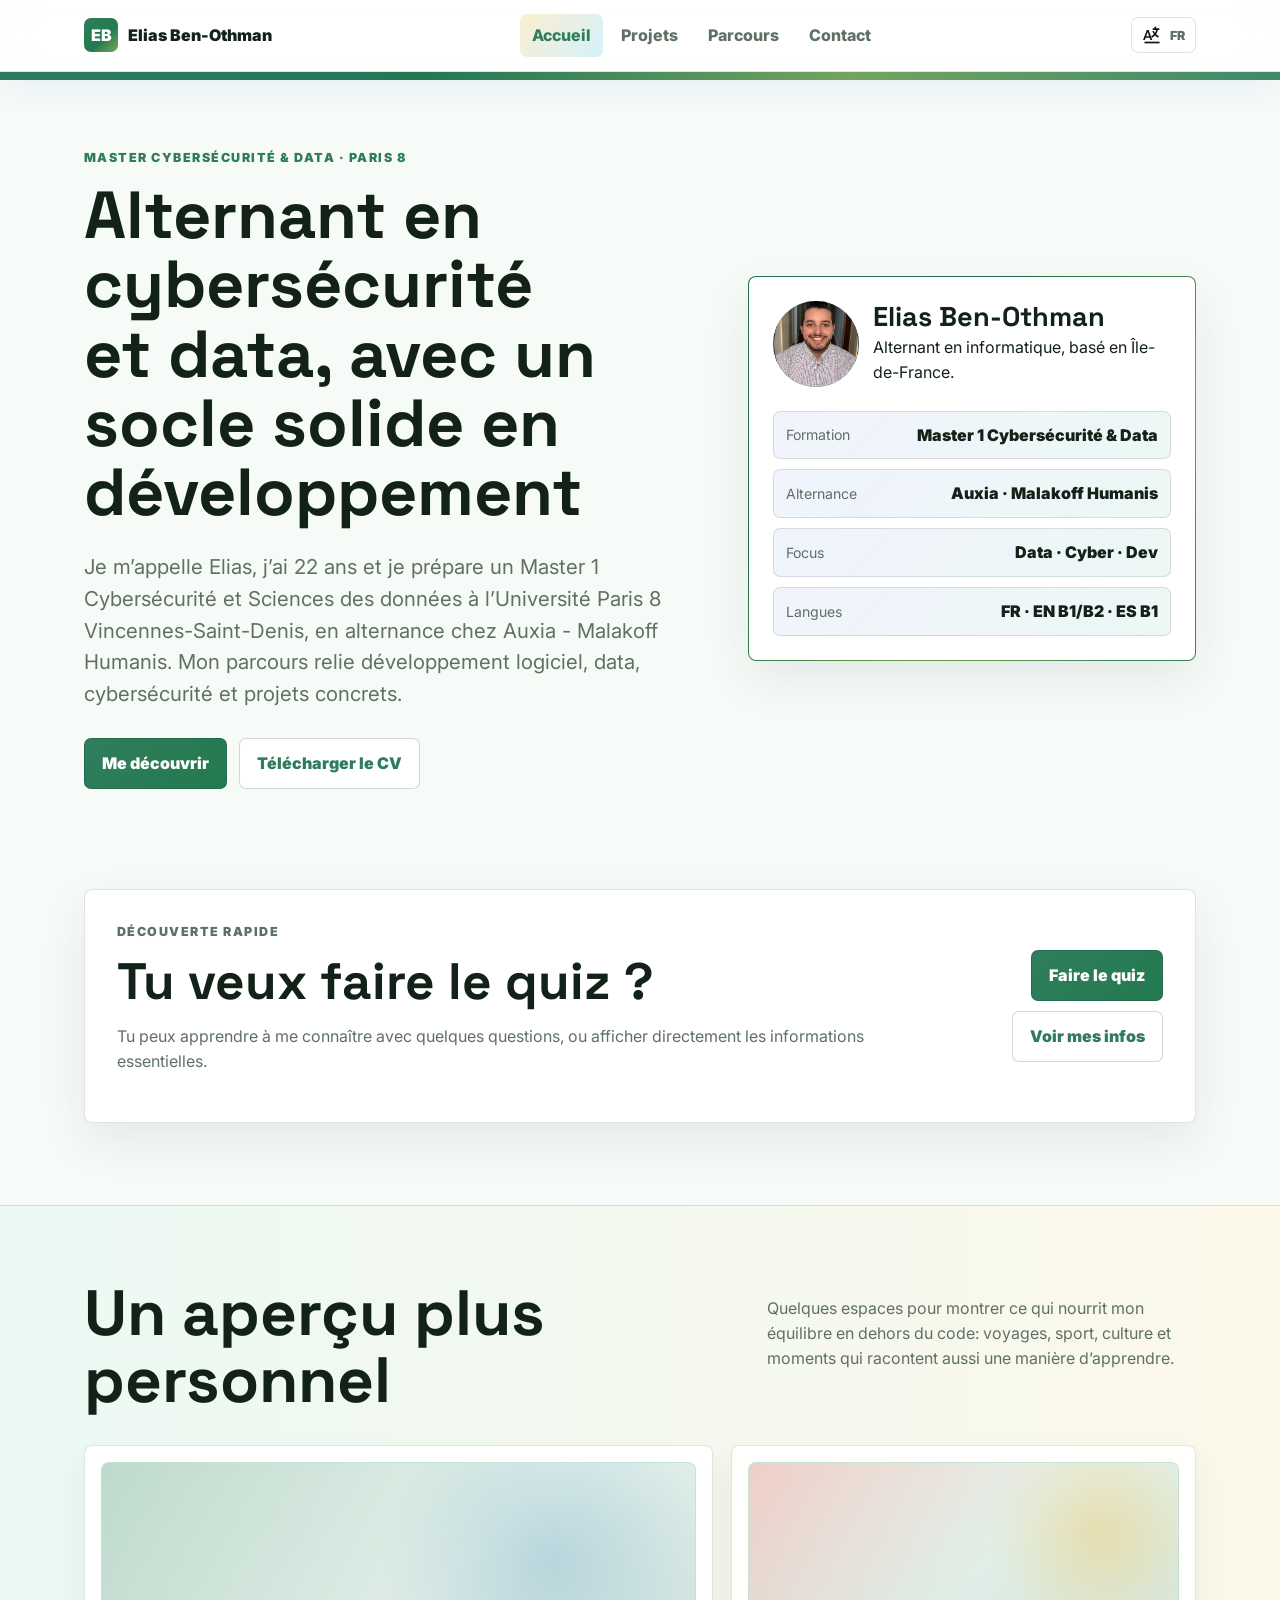
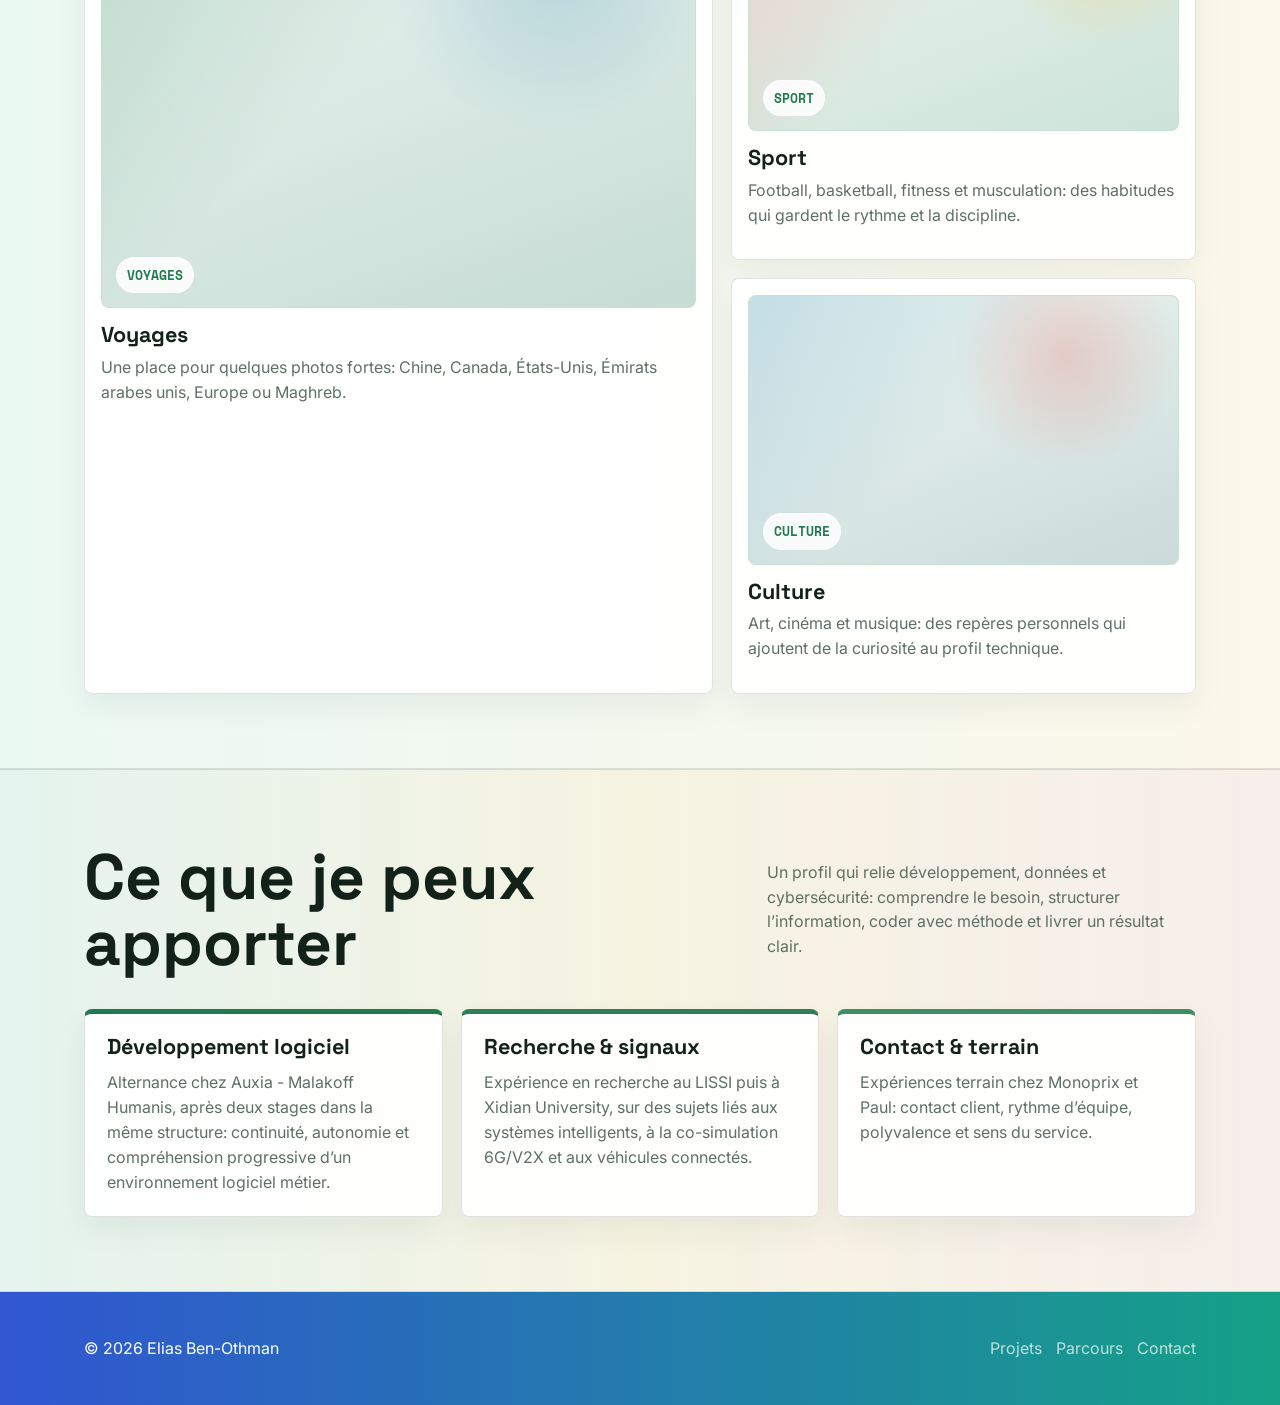
<file: index.html>
<!doctype html>
<html lang="fr">
  <head>
    <meta charset="utf-8">
    <meta name="viewport" content="width=device-width, initial-scale=1">
    <title>Elias Ben-Othman | Portfolio</title>
    <meta name="description" content="Portfolio d'Elias Ben-Othman, alternant en Master Cybersécurité et Sciences des données.">
    <link rel="icon" type="image/svg+xml" href="assets/icons/favicon.svg">
    <link rel="preconnect" href="https://fonts.googleapis.com">
    <link rel="preconnect" href="https://fonts.gstatic.com" crossorigin>
    <link href="https://fonts.googleapis.com/css2?family=Inter:wght@400;700;800;900&family=Space+Grotesk:wght@700&family=Space+Mono:wght@400;700&display=swap" rel="stylesheet">
    <link rel="stylesheet" href="css/styles.css?v=23">
    <script src="js/main.js?v=22" defer></script>
  </head>
  <body>
    <a class="skip-link" href="#contenu">Aller au contenu</a>
    <header class="site-header">
      <nav class="nav-shell" aria-label="Navigation principale">
        <a class="brand" href="index.html"><span class="brand-mark">EB</span><span>Elias Ben-Othman</span></a>
        <button class="nav-toggle" type="button" aria-label="Ouvrir le menu" aria-expanded="false"><span></span></button>
        <ul class="nav-links">
          <li><a href="index.html" aria-current="page">Accueil</a></li>
          <li><a href="projets.html">Projets</a></li>
          <li><a href="parcours.html">Parcours</a></li>
          <li><a href="contact.html">Contact</a></li>
        </ul>
      </nav>
    </header>

    <main id="contenu" class="page">
      <section class="hero">
        <div class="container hero-grid">
          <div>
            <p class="eyebrow">Master Cybersécurité & Data · Paris 8</p>
            <h1>Alternant en cybersécurité et data, avec un socle solide en développement</h1>
            <p class="hero-lead">Je m’appelle Elias, j’ai 22 ans et je prépare un Master 1 Cybersécurité et Sciences des données à l’Université Paris 8 Vincennes-Saint-Denis, en alternance chez Auxia - Malakoff Humanis. Mon parcours relie développement logiciel, data, cybersécurité et projets concrets.</p>
            <div class="hero-actions">
              <a class="button primary" href="#questionnaire">Me découvrir</a>
              <a class="button secondary" href="assets/docs/cv-elias-ben-othman-fr.pdf" data-cv-link download="CV-Elias-Ben-Othman-FR.pdf">Télécharger le CV</a>
            </div>
          </div>

          <aside class="profile-card" aria-label="Résumé du profil">
            <div class="profile-top">
              <div class="portrait-frame">
                <img src="assets/images/photo-elias.png" alt="Portrait d'Elias Ben-Othman">
                <div class="avatar" hidden aria-hidden="true">EB</div>
              </div>
              <div>
                <h2>Elias Ben-Othman</h2>
                <p>Alternant en informatique, basé en Île-de-France.</p>
              </div>
            </div>
            <div class="facts">
              <div class="fact"><span>Formation</span><span>Master 1 Cybersécurité & Data</span></div>
              <div class="fact"><span>Alternance</span><span>Auxia · Malakoff Humanis</span></div>
              <div class="fact"><span>Focus</span><span>Data · Cyber · Dev</span></div>
              <div class="fact"><span>Langues</span><span>FR · EN B1/B2 · ES B1</span></div>
            </div>
          </aside>
        </div>
      </section>

      <section id="questionnaire" class="quiz" data-quiz>
        <div class="container">
          <div class="quiz-choice reveal" data-quiz-choice>
            <div>
              <p class="eyebrow">Découverte rapide</p>
              <h2>Tu veux faire le quiz ?</h2>
              <p>Tu peux apprendre à me connaître avec quelques questions, ou afficher directement les informations essentielles.</p>
            </div>
            <div class="quiz-choice-actions">
              <button class="button primary" type="button" data-start-quiz>Faire le quiz</button>
              <button class="button secondary" type="button" data-show-profile>Voir mes infos</button>
            </div>
          </div>

          <div class="about-snapshot reveal" data-profile-summary hidden>
            <div class="section-head compact">
              <h2>Mes infos essentielles</h2>
              <p>Un profil orienté développement, données et cybersécurité, avec une vraie curiosité pour les environnements techniques et internationaux.</p>
            </div>
            <div class="grid three">
              <article class="card accent-green">
                <h3>Langues</h3>
                <div class="tag-list">
                  <span class="tag">Français langue maternelle</span>
                  <span class="tag">Anglais B1/B2</span>
                  <span class="tag">Espagnol B1</span>
                </div>
              </article>
              <article class="card accent-green">
                <h3>Centres d’intérêt</h3>
                <div class="tag-list">
                  <span class="tag">Football</span>
                  <span class="tag">Basketball</span>
                  <span class="tag">Fitness</span>
                  <span class="tag">Musculation</span>
                  <span class="tag">Art</span>
                  <span class="tag">Cinéma</span>
                  <span class="tag">Musique</span>
                </div>
              </article>
              <article class="card accent-green">
                <h3>Voyages</h3>
                <p>Angleterre, Allemagne, Autriche, Algérie, Belgique, Canada, Chine, États-Unis, Émirats arabes unis, Italie, Maroc, Pays-Bas, Portugal, République tchèque et Tunisie.</p>
              </article>
            </div>
          </div>

          <div class="quiz-shell reveal" data-quiz-shell hidden>
            <div class="quiz-head">
              <div>
                <p class="eyebrow">Questionnaire rapide</p>
                <h2>Pour mieux me connaître</h2>
              </div>
              <div class="quiz-progress" aria-hidden="true"><span data-progress></span></div>
            </div>
            <div class="quiz-body">
              <div>
                <p class="question-title" data-question></p>
                <div class="quiz-options" data-options></div>
              </div>
              <aside class="answer-panel">
                <h3 data-feedback-title>Choisis une réponse</h3>
                <p data-answer>Le questionnaire avance seulement après ton choix.</p>
                <button class="continue-card" type="button" data-continue hidden>
                  <span data-continue-label>Clique ici pour continuer</span>
                </button>
              </aside>
            </div>
          </div>
        </div>
      </section>
      <section class="section personal-gallery-section">
        <div class="container">
          <div class="section-head reveal">
            <h2>Un aperçu plus personnel</h2>
            <p>Quelques espaces pour montrer ce qui nourrit mon équilibre en dehors du code: voyages, sport, culture et moments qui racontent aussi une manière d’apprendre.</p>
          </div>
          <div class="personal-gallery">
            <article class="gallery-tile is-large reveal">
              <div class="gallery-photo travel-photo" aria-hidden="true">
                <span>Voyages</span>
              </div>
              <div>
                <h3>Voyages</h3>
                <p>Une place pour quelques photos fortes: Chine, Canada, États-Unis, Émirats arabes unis, Europe ou Maghreb.</p>
              </div>
            </article>
            <article class="gallery-tile reveal">
              <div class="gallery-photo sport-photo" aria-hidden="true">
                <span>Sport</span>
              </div>
              <div>
                <h3>Sport</h3>
                <p>Football, basketball, fitness et musculation: des habitudes qui gardent le rythme et la discipline.</p>
              </div>
            </article>
            <article class="gallery-tile reveal">
              <div class="gallery-photo culture-photo" aria-hidden="true">
                <span>Culture</span>
              </div>
              <div>
                <h3>Culture</h3>
                <p>Art, cinéma et musique: des repères personnels qui ajoutent de la curiosité au profil technique.</p>
              </div>
            </article>
          </div>
        </div>
      </section>
      <section class="section alt">
        <div class="container">
          <div class="section-head reveal">
            <h2>Ce que je peux apporter</h2>
            <p>Un profil qui relie développement, données et cybersécurité: comprendre le besoin, structurer l’information, coder avec méthode et livrer un résultat clair.</p>
          </div>
          <div class="grid three">
            <article class="card accent-green reveal">
              <h3>Développement logiciel</h3>
              <p>Alternance chez Auxia - Malakoff Humanis, après deux stages dans la même structure: continuité, autonomie et compréhension progressive d’un environnement logiciel métier.</p>
            </article>
            <article class="card accent-blue reveal">
              <h3>Recherche & signaux</h3>
              <p>Expérience en recherche au LISSI puis à Xidian University, sur des sujets liés aux systèmes intelligents, à la co-simulation 6G/V2X et aux véhicules connectés.</p>
            </article>
            <article class="card accent-coral reveal">
              <h3>Contact & terrain</h3>
              <p>Expériences terrain chez Monoprix et Paul: contact client, rythme d’équipe, polyvalence et sens du service.</p>
            </article>
          </div>
        </div>
      </section>
    </main>

    <footer class="site-footer">
      <div class="container footer-inner">
        <p>© <span data-year></span> Elias Ben-Othman</p>
        <div class="footer-links">
          <a href="projets.html">Projets</a>
          <a href="parcours.html">Parcours</a>
          <a href="contact.html">Contact</a>
        </div>
      </div>
    </footer>
  </body>
</html>
</file>
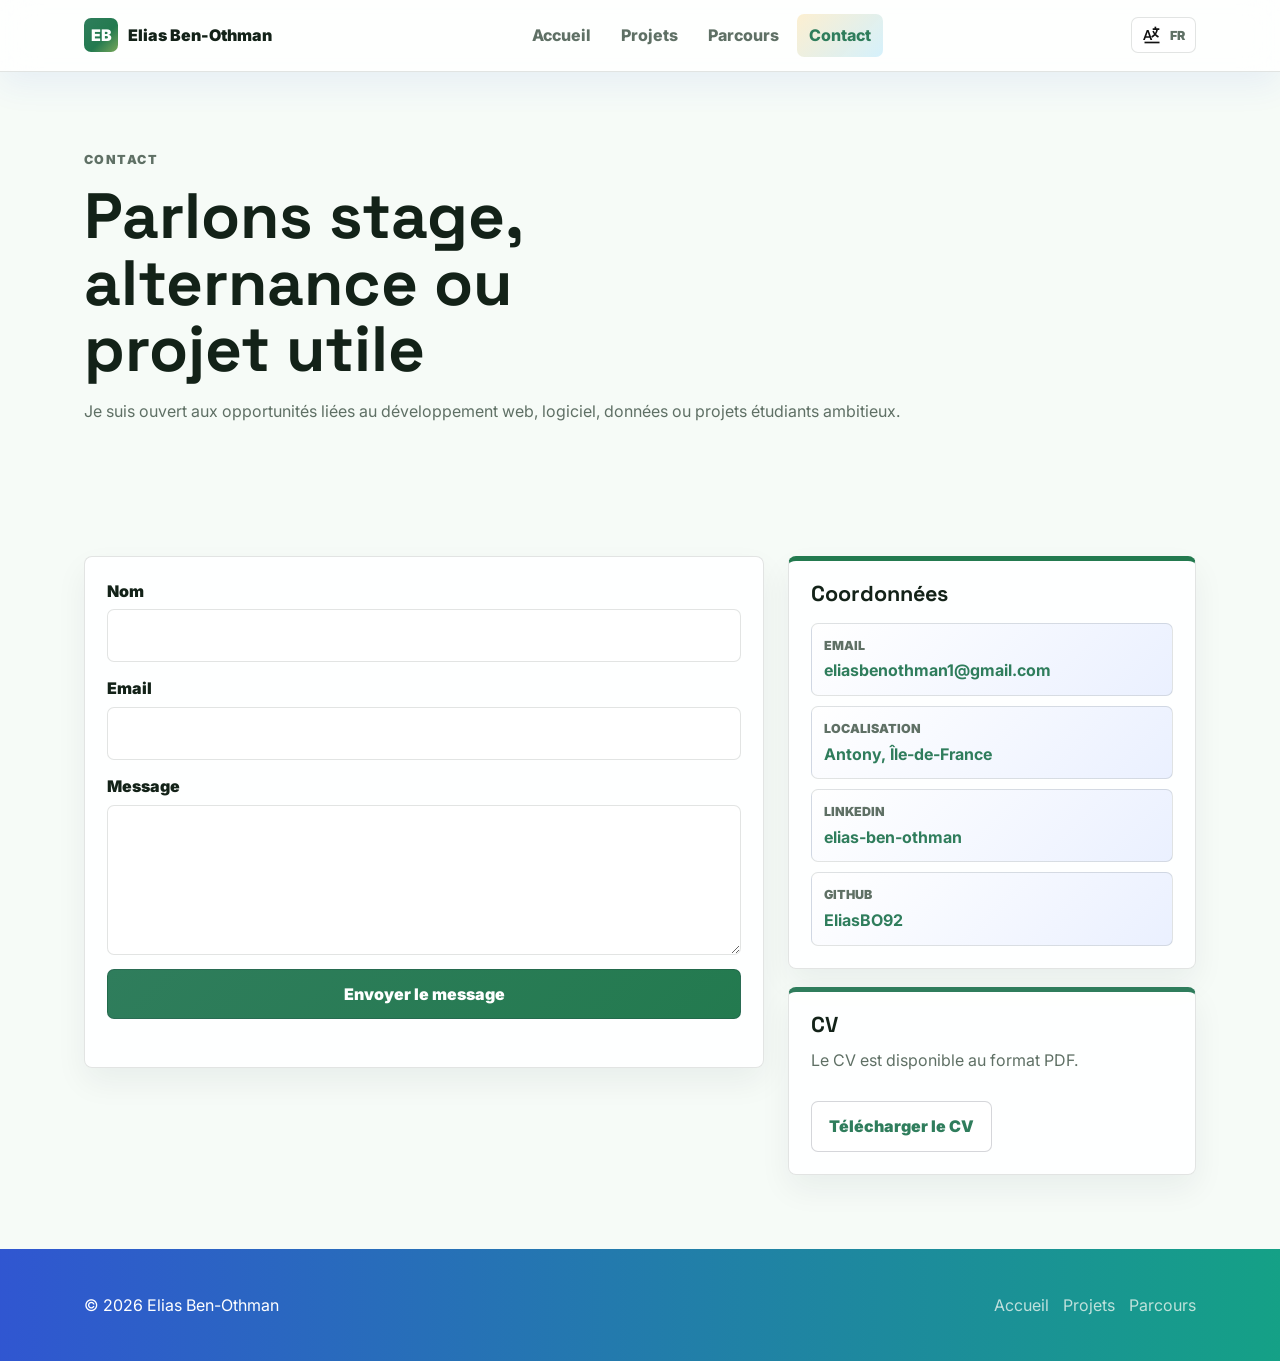
<file: contact.html>
<!doctype html>
<html lang="fr">
  <head>
    <meta charset="utf-8">
    <meta name="viewport" content="width=device-width, initial-scale=1">
    <title>Elias Ben-Othman | Contact</title>
    <meta name="description" content="Contacter Elias Ben-Othman pour stage, alternance ou projet informatique.">
    <link rel="icon" type="image/svg+xml" href="assets/icons/favicon.svg">
    <link rel="preconnect" href="https://fonts.googleapis.com">
    <link rel="preconnect" href="https://fonts.gstatic.com" crossorigin>
    <link href="https://fonts.googleapis.com/css2?family=Inter:wght@400;700;800;900&family=Space+Grotesk:wght@700&family=Space+Mono:wght@400;700&display=swap" rel="stylesheet">
    <link rel="stylesheet" href="css/styles.css?v=23">
    <script src="js/main.js?v=22" defer></script>
  </head>
  <body>
    <a class="skip-link" href="#contenu">Aller au contenu</a>
    <header class="site-header">
      <nav class="nav-shell" aria-label="Navigation principale">
        <a class="brand" href="index.html"><span class="brand-mark">EB</span><span>Elias Ben-Othman</span></a>
        <button class="nav-toggle" type="button" aria-label="Ouvrir le menu" aria-expanded="false"><span></span></button>
        <ul class="nav-links">
          <li><a href="index.html">Accueil</a></li>
          <li><a href="projets.html">Projets</a></li>
          <li><a href="parcours.html">Parcours</a></li>
          <li><a href="contact.html" aria-current="page">Contact</a></li>
        </ul>
      </nav>
    </header>

    <main id="contenu" class="page">
      <section class="page-title">
        <div class="container">
          <p class="eyebrow">Contact</p>
          <h1>Parlons stage, alternance ou projet utile</h1>
          <p class="lead">Je suis ouvert aux opportunités liées au développement web, logiciel, données ou projets étudiants ambitieux.</p>
        </div>
      </section>

      <section class="section">
        <div class="container contact-layout">
          <form class="card contact-form reveal" name="contact" method="post" data-netlify="true" netlify-honeypot="bot-field" data-contact-form>
            <input type="hidden" name="form-name" value="contact">
            <p class="hidden-field">
              <label>Ne pas remplir <input name="bot-field"></label>
            </p>
            <div class="field">
              <label for="nom">Nom</label>
              <input id="nom" name="nom" type="text" autocomplete="name" required>
            </div>
            <div class="field">
              <label for="email">Email</label>
              <input id="email" name="email" type="email" autocomplete="email" required>
            </div>
            <div class="field">
              <label for="message">Message</label>
              <textarea id="message" name="message" required></textarea>
            </div>
            <button class="button primary" type="submit">Envoyer le message</button>
            <p class="form-status" data-contact-status aria-live="polite"></p>
          </form>

          <aside class="grid">
            <article class="card accent-green reveal">
              <h3>Coordonnées</h3>
              <div class="contact-links">
                <a class="contact-link" href="mailto:eliasbenothman1@gmail.com">
                  <span>Email</span>
                  <strong>eliasbenothman1@gmail.com</strong>
                </a>
                <a class="contact-link" href="https://www.google.com/maps/search/?api=1&query=Antony%2C%20%C3%8Ele-de-France" target="_blank" rel="noreferrer">
                  <span>Localisation</span>
                  <strong>Antony, Île-de-France</strong>
                </a>
                <a class="contact-link" href="https://www.linkedin.com/in/elias-ben-othman-b8363a281/" target="_blank" rel="noreferrer">
                  <span>LinkedIn</span>
                  <strong>elias-ben-othman</strong>
                </a>
                <a class="contact-link" href="https://github.com/EliasBO92" target="_blank" rel="noreferrer">
                  <span>GitHub</span>
                  <strong>EliasBO92</strong>
                </a>
              </div>
            </article>
            <article class="card accent-blue reveal">
              <h3>CV</h3>
              <p>Le CV est disponible au format PDF.</p>
              <div class="inline-actions">
                <a class="button secondary" href="assets/docs/cv-elias-ben-othman-fr.pdf" data-cv-link download="CV-Elias-Ben-Othman-FR.pdf">Télécharger le CV</a>
              </div>
            </article>
          </aside>
        </div>
      </section>
    </main>

    <footer class="site-footer">
      <div class="container footer-inner">
        <p>© <span data-year></span> Elias Ben-Othman</p>
        <div class="footer-links">
          <a href="index.html">Accueil</a>
          <a href="projets.html">Projets</a>
          <a href="parcours.html">Parcours</a>
        </div>
      </div>
    </footer>
  </body>
</html>
</file>
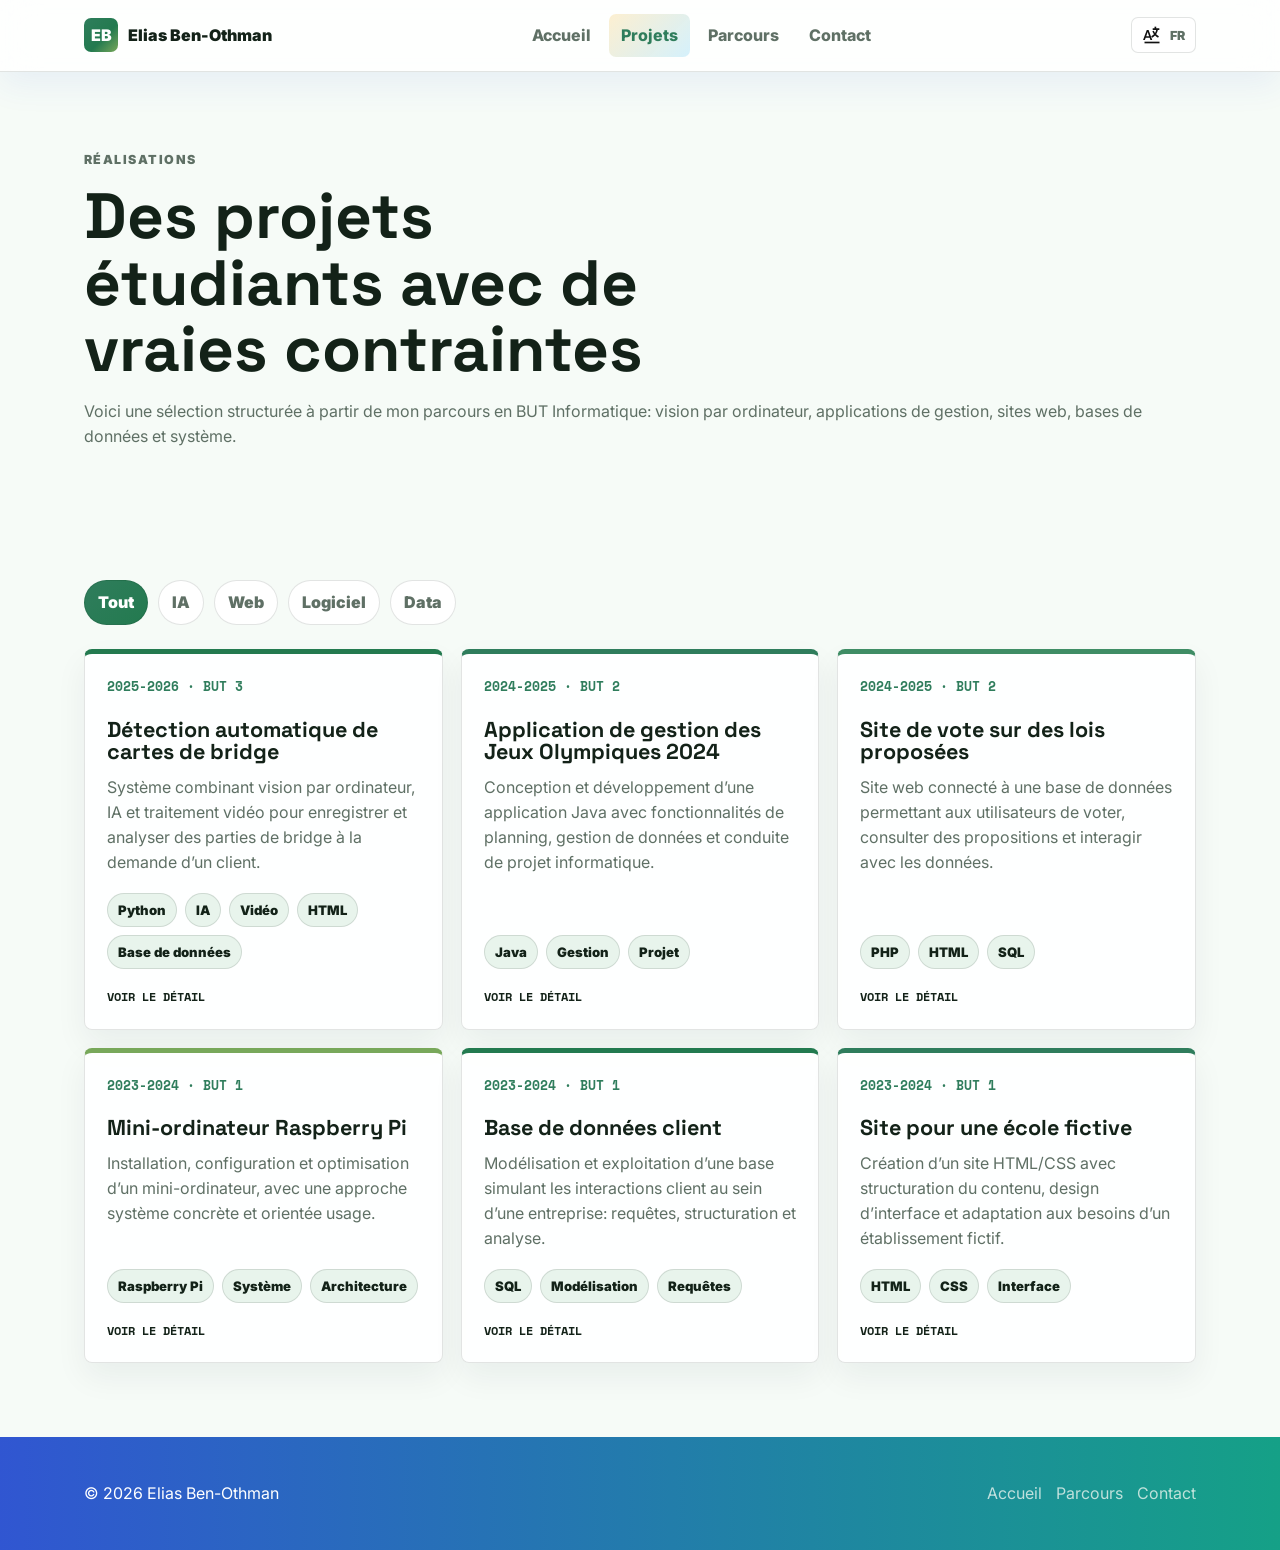
<file: projets.html>
<!doctype html>
<html lang="fr">
  <head>
    <meta charset="utf-8">
    <meta name="viewport" content="width=device-width, initial-scale=1">
    <title>Elias Ben-Othman | Projets</title>
    <meta name="description" content="Projets informatiques d'Elias Ben-Othman: IA, web, Java, SQL et systèmes.">
    <link rel="icon" type="image/svg+xml" href="assets/icons/favicon.svg">
    <link rel="preconnect" href="https://fonts.googleapis.com">
    <link rel="preconnect" href="https://fonts.gstatic.com" crossorigin>
    <link href="https://fonts.googleapis.com/css2?family=Inter:wght@400;700;800;900&family=Space+Grotesk:wght@700&family=Space+Mono:wght@400;700&display=swap" rel="stylesheet">
    <link rel="stylesheet" href="css/styles.css?v=23">
    <script src="js/main.js?v=22" defer></script>
  </head>
  <body>
    <a class="skip-link" href="#contenu">Aller au contenu</a>
    <header class="site-header">
      <nav class="nav-shell" aria-label="Navigation principale">
        <a class="brand" href="index.html"><span class="brand-mark">EB</span><span>Elias Ben-Othman</span></a>
        <button class="nav-toggle" type="button" aria-label="Ouvrir le menu" aria-expanded="false"><span></span></button>
        <ul class="nav-links">
          <li><a href="index.html">Accueil</a></li>
          <li><a href="projets.html" aria-current="page">Projets</a></li>
          <li><a href="parcours.html">Parcours</a></li>
          <li><a href="contact.html">Contact</a></li>
        </ul>
      </nav>
    </header>

    <main id="contenu" class="page">
      <section class="page-title">
        <div class="container">
          <p class="eyebrow">Réalisations</p>
          <h1>Des projets étudiants avec de vraies contraintes</h1>
          <p class="lead">Voici une sélection structurée à partir de mon parcours en BUT Informatique: vision par ordinateur, applications de gestion, sites web, bases de données et système.</p>
        </div>
      </section>

      <section class="section">
        <div class="container">
          <div class="filter-bar" aria-label="Filtrer les projets">
            <button class="filter-btn is-active" type="button" data-filter="all">Tout</button>
            <button class="filter-btn" type="button" data-filter="ai">IA</button>
            <button class="filter-btn" type="button" data-filter="web">Web</button>
            <button class="filter-btn" type="button" data-filter="software">Logiciel</button>
            <button class="filter-btn" type="button" data-filter="data">Data</button>
          </div>

          <div class="grid three">
            <article class="card project-card accent-green reveal" data-category="ai" data-project="bridge" tabindex="0" role="button" aria-haspopup="dialog" aria-expanded="false" aria-controls="project-dialog">
              <div class="project-meta">2025-2026 · BUT 3</div>
              <h3>Détection automatique de cartes de bridge</h3>
              <p>Système combinant vision par ordinateur, IA et traitement vidéo pour enregistrer et analyser des parties de bridge à la demande d’un client.</p>
              <div class="tag-list">
                <span class="tag">Python</span>
                <span class="tag">IA</span>
                <span class="tag">Vidéo</span>
                <span class="tag">HTML</span>
                <span class="tag">Base de données</span>
              </div>
              <span class="project-more">Voir le détail</span>
            </article>

            <article class="card project-card accent-blue reveal" data-category="software" data-project="jo2024" tabindex="0" role="button" aria-haspopup="dialog" aria-expanded="false" aria-controls="project-dialog">
              <div class="project-meta">2024-2025 · BUT 2</div>
              <h3>Application de gestion des Jeux Olympiques 2024</h3>
              <p>Conception et développement d’une application Java avec fonctionnalités de planning, gestion de données et conduite de projet informatique.</p>
              <div class="tag-list">
                <span class="tag">Java</span>
                <span class="tag">Gestion</span>
                <span class="tag">Projet</span>
              </div>
              <span class="project-more">Voir le détail</span>
            </article>

            <article class="card project-card accent-coral reveal" data-category="web" data-project="vote" tabindex="0" role="button" aria-haspopup="dialog" aria-expanded="false" aria-controls="project-dialog">
              <div class="project-meta">2024-2025 · BUT 2</div>
              <h3>Site de vote sur des lois proposées</h3>
              <p>Site web connecté à une base de données permettant aux utilisateurs de voter, consulter des propositions et interagir avec les données.</p>
              <div class="tag-list">
                <span class="tag">PHP</span>
                <span class="tag">HTML</span>
                <span class="tag">SQL</span>
              </div>
              <span class="project-more">Voir le détail</span>
            </article>

            <article class="card project-card accent-gold reveal" data-category="software" data-project="raspberry" tabindex="0" role="button" aria-haspopup="dialog" aria-expanded="false" aria-controls="project-dialog">
              <div class="project-meta">2023-2024 · BUT 1</div>
              <h3>Mini-ordinateur Raspberry Pi</h3>
              <p>Installation, configuration et optimisation d’un mini-ordinateur, avec une approche système concrète et orientée usage.</p>
              <div class="tag-list">
                <span class="tag">Raspberry Pi</span>
                <span class="tag">Système</span>
                <span class="tag">Architecture</span>
              </div>
              <span class="project-more">Voir le détail</span>
            </article>

            <article class="card project-card accent-green reveal" data-category="data" data-project="database" tabindex="0" role="button" aria-haspopup="dialog" aria-expanded="false" aria-controls="project-dialog">
              <div class="project-meta">2023-2024 · BUT 1</div>
              <h3>Base de données client</h3>
              <p>Modélisation et exploitation d’une base simulant les interactions client au sein d’une entreprise: requêtes, structuration et analyse.</p>
              <div class="tag-list">
                <span class="tag">SQL</span>
                <span class="tag">Modélisation</span>
                <span class="tag">Requêtes</span>
              </div>
              <span class="project-more">Voir le détail</span>
            </article>

            <article class="card project-card accent-blue reveal" data-category="web" data-project="school" tabindex="0" role="button" aria-haspopup="dialog" aria-expanded="false" aria-controls="project-dialog">
              <div class="project-meta">2023-2024 · BUT 1</div>
              <h3>Site pour une école fictive</h3>
              <p>Création d’un site HTML/CSS avec structuration du contenu, design d’interface et adaptation aux besoins d’un établissement fictif.</p>
              <div class="tag-list">
                <span class="tag">HTML</span>
                <span class="tag">CSS</span>
                <span class="tag">Interface</span>
              </div>
              <span class="project-more">Voir le détail</span>
            </article>
          </div>
        </div>
      </section>

      <script type="application/json" data-project-details>
        {
                "bridge": {
                        "fr": {
                                "meta": "BUT Informatique 3e année · 2025-2026",
                                "title": "Détection automatique de cartes à jouer",
                                "summary": "Développement d’un système combinant vision par ordinateur, intelligence artificielle et traitement vidéo pour enregistrer et analyser des parties de bridge à la demande d’un client.",
                                "context": "Le projet répond à un besoin client: automatiser l’observation d’une partie de bridge afin de reconnaître les cartes jouées, conserver les informations importantes et faciliter l’analyse après la partie.",
                                "role": "Participation au développement du système, à la logique de traitement vidéo, à l’organisation des données et à l’interface de restitution.",
                                "approach": [
                                        "Utilisation de Python pour traiter les flux vidéo et préparer les images exploitables.",
                                        "Intégration de mécanismes d’IA et de vision par ordinateur pour reconnaître les cartes.",
                                        "Interface HTML pour afficher les résultats et base de données pour enregistrer les informations détectées."
                                ],
                                "result": "Un projet complet qui relie IA, vidéo, interface web et stockage de données autour d’un cas d’usage concret.",
                                "tags": [
                                        "Python",
                                        "IA",
                                        "Traitement vidéo",
                                        "HTML",
                                        "Base de données"
                                ]
                        },
                        "en": {
                                "meta": "Computer Science degree Year 3 · 2025-2026",
                                "title": "Automatic playing-card detection",
                                "summary": "Development of a system combining computer vision, artificial intelligence and video processing to record and analyze bridge games for a client.",
                                "context": "The project answers a client need: automate the observation of a bridge game, recognize played cards, keep important information and make post-game analysis easier.",
                                "role": "Contribution to system development, video processing logic, data organization and the result interface.",
                                "approach": [
                                        "Using Python to process video streams and prepare usable images.",
                                        "Integrating AI and computer vision mechanisms to recognize cards.",
                                        "HTML interface to display results and a database to store detected information."
                                ],
                                "result": "A complete project connecting AI, video, web interface and data storage around a concrete use case.",
                                "tags": [
                                        "Python",
                                        "AI",
                                        "Video processing",
                                        "HTML",
                                        "Database"
                                ]
                        }
                },
                "jo2024": {
                        "fr": {
                                "meta": "BUT Informatique 2e année · 2024-2025",
                                "title": "Application de gestion des Jeux Olympiques 2024",
                                "summary": "Conception et développement d’une application Java incluant la planification, la gestion des données et un travail complet de gestion de projet informatique.",
                                "context": "Le sujet imposait de gérer un événement dense, avec des informations variées à organiser et des fonctionnalités orientées planning et suivi.",
                                "role": "Conception des fonctionnalités, développement Java, structuration des données et participation à l’organisation du projet.",
                                "approach": [
                                        "Définition des besoins et des principales fonctionnalités de gestion.",
                                        "Développement de la logique applicative en Java.",
                                        "Organisation du travail en projet avec suivi, répartition des tâches et amélioration progressive."
                                ],
                                "result": "Une application qui met en avant la conception logicielle, la gestion de données et la conduite de projet.",
                                "tags": [
                                        "Java",
                                        "Planification",
                                        "Gestion de données",
                                        "Projet"
                                ]
                        },
                        "en": {
                                "meta": "Computer Science degree Year 2 · 2024-2025",
                                "title": "2024 Olympic Games management app",
                                "summary": "Design and development of a Java application including scheduling, data management and complete IT project management work.",
                                "context": "The topic required managing a dense event with varied information to organize and scheduling-focused features.",
                                "role": "Feature design, Java development, data structuring and contribution to project organization.",
                                "approach": [
                                        "Defining needs and main management features.",
                                        "Developing application logic in Java.",
                                        "Project work with tracking, task distribution and progressive improvement."
                                ],
                                "result": "An application highlighting software design, data management and project work.",
                                "tags": [
                                        "Java",
                                        "Scheduling",
                                        "Data management",
                                        "Project"
                                ]
                        }
                },
                "vote": {
                        "fr": {
                                "meta": "BUT Informatique 2e année · 2024-2025",
                                "title": "Site de vote sur des propositions de loi",
                                "summary": "Réalisation d’un site web avec base de données permettant aux utilisateurs de voter sur des propositions de loi.",
                                "context": "Le projet était centré sur les interactions utilisateurs: consulter une proposition, voter, enregistrer l’action et restituer les données proprement.",
                                "role": "Développement des pages, gestion des interactions, connexion à la base de données et stockage des votes.",
                                "approach": [
                                        "Développement en PHP et HTML.",
                                        "Mise en place du stockage des propositions et des votes.",
                                        "Gestion des échanges entre interface, serveur et base de données."
                                ],
                                "result": "Un site dynamique qui montre la capacité à relier interface web, logique serveur et persistance des données.",
                                "tags": [
                                        "PHP",
                                        "HTML",
                                        "Base de données",
                                        "Interactions utilisateurs"
                                ]
                        },
                        "en": {
                                "meta": "Computer Science degree Year 2 · 2024-2025",
                                "title": "Voting website for proposed laws",
                                "summary": "Creation of a database-backed website allowing users to vote on proposed laws.",
                                "context": "The project focused on user interactions: reading a proposal, voting, saving the action and presenting data clearly.",
                                "role": "Page development, interaction handling, database connection and vote storage.",
                                "approach": [
                                        "Development in PHP and HTML.",
                                        "Storage setup for proposals and votes.",
                                        "Managing exchanges between interface, server and database."
                                ],
                                "result": "A dynamic website showing the ability to connect web interface, server logic and data persistence.",
                                "tags": [
                                        "PHP",
                                        "HTML",
                                        "Database",
                                        "User interactions"
                                ]
                        }
                },
                "raspberry": {
                        "fr": {
                                "meta": "BUT Informatique 1re année · 2023-2024",
                                "title": "Mini-ordinateur Raspberry Pi",
                                "summary": "Conception et configuration d’un mini-ordinateur basé sur Raspberry Pi, avec installation système, paramétrage et optimisation.",
                                "context": "Projet pratique pour manipuler un environnement complet, de l’installation à l’usage final.",
                                "role": "Installation du système, configuration des paramètres et vérification du bon fonctionnement.",
                                "approach": [
                                        "Préparation du Raspberry Pi et du système.",
                                        "Paramétrage des éléments nécessaires à l’utilisation.",
                                        "Optimisation et correction des problèmes rencontrés."
                                ],
                                "result": "Une expérience concrète autour du système, du matériel et de l’autonomie technique.",
                                "tags": [
                                        "Raspberry Pi",
                                        "Système",
                                        "Paramétrage",
                                        "Optimisation"
                                ]
                        },
                        "en": {
                                "meta": "Computer Science degree Year 1 · 2023-2024",
                                "title": "Raspberry Pi mini-computer",
                                "summary": "Design and configuration of a Raspberry Pi mini-computer, including system installation, setup and optimization.",
                                "context": "Hands-on project for working with a complete environment, from installation to final use.",
                                "role": "System installation, settings configuration and functionality checks.",
                                "approach": [
                                        "Preparing the Raspberry Pi and system.",
                                        "Configuring the elements required for use.",
                                        "Optimization and issue fixing."
                                ],
                                "result": "Concrete experience with systems, hardware and technical autonomy.",
                                "tags": [
                                        "Raspberry Pi",
                                        "System",
                                        "Setup",
                                        "Optimization"
                                ]
                        }
                },
                "database": {
                        "fr": {
                                "meta": "BUT Informatique 1re année · 2023-2024",
                                "title": "Base de données client",
                                "summary": "Mise en place d’une base de données simulant l’interaction client en entreprise.",
                                "context": "Le projet consistait à représenter des données client cohérentes, les structurer, puis les exploiter avec des requêtes SQL.",
                                "role": "Modélisation de la base, écriture des requêtes et exploitation des résultats.",
                                "approach": [
                                        "Identification des entités et relations utiles.",
                                        "Création d’un modèle de données adapté au scénario.",
                                        "Requêtes SQL pour consulter, croiser et analyser les données."
                                ],
                                "result": "Un projet solide pour travailler la modélisation, les requêtes et le raisonnement sur les données.",
                                "tags": [
                                        "SQL",
                                        "Modélisation",
                                        "Requêtes",
                                        "Exploitation des données"
                                ]
                        },
                        "en": {
                                "meta": "Computer Science degree Year 1 · 2023-2024",
                                "title": "Customer database",
                                "summary": "Setup of a database simulating customer interactions in a company.",
                                "context": "The project represented coherent customer data, structured it and used it through SQL queries.",
                                "role": "Database modeling, query writing and result usage.",
                                "approach": [
                                        "Identifying useful entities and relationships.",
                                        "Creating a data model adapted to the scenario.",
                                        "SQL queries to browse, combine and analyze data."
                                ],
                                "result": "A solid project for practicing modeling, queries and data reasoning.",
                                "tags": [
                                        "SQL",
                                        "Modeling",
                                        "Queries",
                                        "Data usage"
                                ]
                        }
                },
                "school": {
                        "fr": {
                                "meta": "BUT Informatique 1re année · 2023-2024",
                                "title": "Site web pour une école fictive",
                                "summary": "Création d’un site web en HTML/CSS avec conception de l’interface et structuration du contenu.",
                                "context": "Le projet demandait de créer une présentation crédible pour un établissement fictif, avec une navigation claire et des contenus bien hiérarchisés.",
                                "role": "Conception de l’interface, création des pages HTML et mise en forme CSS.",
                                "approach": [
                                        "Organisation des rubriques importantes.",
                                        "Travail sur la lisibilité, les espacements et la structure visuelle.",
                                        "Adaptation du contenu aux besoins d’une école fictive."
                                ],
                                "result": "Un premier projet web utile pour consolider HTML, CSS et les bases de conception d’interface.",
                                "tags": [
                                        "HTML",
                                        "CSS",
                                        "Interface",
                                        "Structuration"
                                ]
                        },
                        "en": {
                                "meta": "Computer Science degree Year 1 · 2023-2024",
                                "title": "Website for a fictional school",
                                "summary": "Creation of an HTML/CSS website with interface design and content structuring.",
                                "context": "The project required a credible presentation for a fictional school, with clear navigation and well-organized content.",
                                "role": "Interface design, HTML page creation and CSS styling.",
                                "approach": [
                                        "Organizing important sections.",
                                        "Working on readability, spacing and visual structure.",
                                        "Adapting content to a fictional school’s needs."
                                ],
                                "result": "An early web project useful for strengthening HTML, CSS and interface design basics.",
                                "tags": [
                                        "HTML",
                                        "CSS",
                                        "Interface",
                                        "Structure"
                                ]
                        }
                }
        }
      </script>

      <div class="project-overlay" data-project-overlay hidden>
        <div id="project-dialog" class="project-dialog" role="dialog" aria-modal="true" aria-labelledby="project-dialog-title" tabindex="-1">
          <button class="project-close" type="button" data-project-close aria-label="Fermer le détail du projet">×</button>
          <article class="project-dialog-card" data-project-dialog-card>
            <div class="project-dialog-head">
              <p class="project-dialog-kicker" data-project-kicker></p>
              <h2 id="project-dialog-title" data-project-title></h2>
              <p data-project-summary></p>
            </div>
            <div class="project-detail-grid">
              <section>
                <h3>Contexte</h3>
                <p data-project-context></p>
              </section>
              <section>
                <h3>Rôle</h3>
                <p data-project-role></p>
              </section>
              <section>
                <h3>Approche</h3>
                <ul data-project-approach></ul>
              </section>
              <section>
                <h3>Résultat</h3>
                <p data-project-result></p>
              </section>
            </div>
            <div class="tag-list" data-project-tags></div>
          </article>
        </div>
      </div>
    </main>

    <footer class="site-footer">
      <div class="container footer-inner">
        <p>© <span data-year></span> Elias Ben-Othman</p>
        <div class="footer-links">
          <a href="index.html">Accueil</a>
          <a href="parcours.html">Parcours</a>
          <a href="contact.html">Contact</a>
        </div>
      </div>
    </footer>
  </body>
</html>
</file>
<file: css/styles.css>
:root {
  --bg: #f6fbf7;
  --surface: #ffffff;
  --surface-2: #e8f4ec;
  --ink: #132218;
  --muted: #5f7065;
  --line: rgba(19, 34, 24, 0.12);
  --green: #237a4f;
  --blue: #2f7d5c;
  --coral: #3f8d65;
  --gold: #78a85a;
  --shadow: 0 18px 46px rgba(19, 34, 24, 0.08);
  --radius: 8px;
  color-scheme: light;
}

* {
  box-sizing: border-box;
}

html {
  scroll-behavior: smooth;
}

body {
  margin: 0;
  color: var(--ink);
  background: var(--bg);
  font-family: Inter, ui-sans-serif, system-ui, -apple-system, BlinkMacSystemFont, "Segoe UI", sans-serif;
  line-height: 1.55;
}

body::selection {
  background: rgba(247, 183, 49, 0.42);
}

[hidden] {
  display: none !important;
}

a {
  color: inherit;
  text-decoration: none;
}

button,
input,
textarea {
  font: inherit;
}

.skip-link {
  background: var(--ink);
  border-radius: var(--radius);
  color: var(--surface);
  left: 16px;
  padding: 10px 14px;
  position: fixed;
  top: -60px;
  z-index: 50;
}

.skip-link:focus {
  top: 16px;
}

.site-header {
  backdrop-filter: blur(18px);
  background: rgba(255, 255, 255, 0.82);
  border-bottom: 1px solid var(--line);
  box-shadow: 0 12px 34px rgba(49, 87, 213, 0.08);
  position: sticky;
  top: 0;
  z-index: 20;
}

.nav-shell,
.container {
  margin: 0 auto;
  max-width: 1160px;
  padding-inline: 24px;
}

.nav-shell {
  align-items: center;
  display: flex;
  gap: 18px;
  justify-content: space-between;
  padding-block: 14px;
}

.brand {
  align-items: center;
  display: inline-flex;
  gap: 10px;
  font-weight: 900;
}

.brand-mark {
  align-items: center;
  background: linear-gradient(135deg, var(--blue), var(--green) 58%, var(--gold));
  border-radius: 7px;
  color: var(--surface);
  display: grid;
  height: 34px;
  place-items: center;
  width: 34px;
}

.nav-toggle {
  background: var(--surface);
  border: 1px solid var(--line);
  border-radius: 7px;
  display: none;
  height: 40px;
  width: 44px;
}

.nav-toggle span,
.nav-toggle::before,
.nav-toggle::after {
  background: var(--ink);
  content: "";
  display: block;
  height: 2px;
  margin: 5px auto;
  width: 20px;
}

.nav-links {
  align-items: center;
  display: flex;
  gap: 6px;
  list-style: none;
  margin: 0;
  padding: 0;
}

.nav-links a {
  border-radius: 7px;
  color: var(--muted);
  display: block;
  font-weight: 800;
  padding: 9px 12px;
}

.nav-links a:hover,
.nav-links a[aria-current="page"] {
  background: linear-gradient(135deg, rgba(247, 183, 49, 0.22), rgba(47, 183, 243, 0.2));
  color: var(--blue);
}

.language-switcher {
  align-items: center;
  display: inline-flex;
  position: relative;
}

.language-switcher button {
  background: transparent;
  border: 0;
  border-radius: 5px;
  color: var(--muted);
  cursor: pointer;
  font-size: 0.78rem;
  font-weight: 900;
  min-height: 30px;
  padding: 5px 9px;
}

.language-trigger {
  align-items: center;
  background: var(--surface) !important;
  border: 1px solid var(--line) !important;
  border-radius: 7px !important;
  display: inline-flex;
  gap: 8px;
  min-height: 36px !important;
  padding: 7px 10px !important;
}

.language-trigger[aria-expanded="true"],
.language-trigger:hover {
  border-color: rgba(35, 122, 79, 0.34) !important;
  color: var(--green);
}

.language-icon {
  display: block;
  height: 20px;
  width: 20px;
}

.language-menu {
  background: var(--surface);
  border: 1px solid var(--line);
  border-radius: 7px;
  box-shadow: var(--shadow);
  display: grid;
  gap: 3px;
  min-width: 138px;
  padding: 6px;
  position: absolute;
  right: 0;
  top: calc(100% + 8px);
  z-index: 40;
}

.language-menu button {
  border-radius: 6px;
  color: var(--muted);
  justify-content: flex-start;
  min-height: 34px;
  padding: 7px 10px;
  text-align: left;
  width: 100%;
}

.language-menu button:hover,
.language-menu button.is-active {
  background: linear-gradient(135deg, var(--blue), var(--green));
  color: var(--surface);
}

.page {
  min-height: calc(100vh - 70px);
}

.hero {
  min-height: 86vh;
  padding: 76px 0 58px;
  position: relative;
}

.hero::before {
  background: linear-gradient(90deg, var(--blue), var(--green), var(--gold), var(--coral));
  content: "";
  height: 8px;
  inset: 0 0 auto;
  position: absolute;
}

.hero-grid {
  align-items: center;
  display: grid;
  gap: 34px;
  grid-template-columns: minmax(0, 0.9fr) minmax(330px, 0.64fr);
}

.eyebrow {
  color: var(--blue);
  font-size: 0.78rem;
  font-weight: 900;
  letter-spacing: 0.12em;
  margin: 0 0 14px;
  text-transform: uppercase;
}

h1,
h2,
h3 {
  line-height: 1.04;
  margin: 0;
}

h1,
h2,
.question-title {
  font-family: "Space Grotesk", ui-sans-serif, system-ui, sans-serif;
}

h1 {
  font-size: clamp(2.9rem, 5.2vw, 4.65rem);
  letter-spacing: 0;
  max-width: 780px;
  text-wrap: balance;
}

.hero-lead,
.lead,
.section-head p,
.page-title p,
.card p {
  color: var(--muted);
}

.hero-lead {
  font-size: clamp(1.05rem, 2vw, 1.28rem);
  margin: 24px 0 0;
  max-width: 680px;
}

.hero-actions,
.inline-actions {
  display: flex;
  flex-wrap: wrap;
  gap: 12px;
  margin-top: 28px;
}

.button {
  align-items: center;
  border: 1px solid rgba(23, 32, 51, 0.18);
  border-radius: 7px;
  display: inline-flex;
  font-weight: 900;
  justify-content: center;
  min-height: 48px;
  padding: 12px 17px;
  transition: transform 160ms ease, box-shadow 160ms ease, background 160ms ease;
}

.button:hover {
  box-shadow: 5px 5px 0 rgba(23, 32, 51, 0.82);
  transform: translate(-2px, -2px);
}

.button.primary {
  background: linear-gradient(135deg, var(--blue), var(--green));
  color: var(--surface);
}

.button.secondary {
  background: var(--surface);
  color: var(--blue);
}

.profile-card {
  background:
    linear-gradient(var(--surface), var(--surface)) padding-box,
    linear-gradient(135deg, var(--blue), var(--green), var(--gold), var(--coral)) border-box;
  border: 1px solid var(--line);
  border-radius: var(--radius);
  box-shadow: var(--shadow);
  padding: 24px;
}

.profile-top {
  align-items: center;
  display: flex;
  gap: 14px;
}

.portrait-frame {
  flex: 0 0 auto;
  position: relative;
}

.portrait-frame img,
.avatar {
  background:
    radial-gradient(circle at 28% 26%, rgba(255, 255, 255, 0.7), transparent 28%),
    linear-gradient(135deg, var(--blue), var(--green), var(--gold));
  border-radius: 50%;
  color: var(--surface);
  display: grid;
  font-family: "Space Grotesk", ui-sans-serif, system-ui, sans-serif;
  font-size: 1.4rem;
  height: 86px;
  object-fit: cover;
  place-items: center;
  width: 86px;
}

.avatar {
  border: 2px solid var(--blue);
}

.profile-card h2 {
  font-size: 1.7rem;
}

.profile-card p {
  margin: 4px 0 0;
}

.facts {
  display: grid;
  gap: 10px;
  margin-top: 24px;
}

.fact {
  align-items: center;
  background: linear-gradient(135deg, rgba(49, 87, 213, 0.07), rgba(21, 163, 137, 0.08));
  border: 1px solid var(--line);
  border-radius: 7px;
  display: flex;
  justify-content: space-between;
  padding: 11px 12px;
}

.fact span:first-child {
  color: var(--muted);
  font-size: 0.88rem;
}

.fact span:last-child {
  font-weight: 900;
  text-align: right;
}

.quiz {
  padding: 42px 0 82px;
}

.quiz-shell {
  background:
    linear-gradient(var(--surface), var(--surface)) padding-box,
    linear-gradient(135deg, rgba(49, 87, 213, 0.65), rgba(21, 163, 137, 0.58), rgba(247, 183, 49, 0.6)) border-box;
  border: 1px solid transparent;
  border-radius: var(--radius);
  box-shadow: var(--shadow);
  overflow: hidden;
}

.quiz-head {
  align-items: center;
  border-bottom: 1px solid var(--line);
  display: flex;
  gap: 16px;
  justify-content: space-between;
  padding: 20px;
}

.quiz-progress {
  background: var(--surface-2);
  border-radius: 999px;
  height: 9px;
  overflow: hidden;
  width: min(240px, 38vw);
}

.quiz-progress span {
  background: linear-gradient(90deg, var(--blue), var(--green), var(--gold), var(--coral));
  display: block;
  height: 100%;
  transition: width 260ms ease;
  width: 20%;
}

.quiz-body {
  display: grid;
  gap: 22px;
  grid-template-columns: minmax(0, 0.78fr) minmax(300px, 0.52fr);
  padding: 24px;
}

.question-title {
  font-size: clamp(2rem, 4vw, 3.4rem);
}

.answer-panel {
  background: linear-gradient(135deg, rgba(49, 87, 213, 0.07), rgba(247, 183, 49, 0.13));
  border: 1px solid var(--line);
  border-radius: var(--radius);
  padding: 20px;
}

.answer-panel p {
  color: var(--muted);
  margin: 12px 0 0;
}

.answer-panel.is-revealed {
  border-color: var(--ink);
}

.answer-panel.is-revealed h3 {
  font-size: clamp(1.6rem, 3vw, 2.35rem);
}

.answer-panel.is-revealed p {
  color: var(--ink);
  font-size: clamp(1.15rem, 2.1vw, 1.5rem);
  font-weight: 800;
  line-height: 1.28;
}

.answer-panel.is-wrong {
  background: rgba(210, 47, 47, 0.14);
  border-color: #d22f2f;
}

.answer-panel.is-correct {
  background: rgba(39, 123, 101, 0.12);
}

.quiz-options {
  display: grid;
  gap: 10px;
  margin-top: 24px;
}

.quiz-option {
  background: var(--surface);
  border: 1px solid var(--line);
  border-radius: 7px;
  color: var(--ink);
  cursor: pointer;
  font-weight: 900;
  padding: 14px;
  text-align: left;
}

.quiz-option:hover {
  background: var(--blue);
  color: var(--surface);
}

.quiz-option.is-correct {
  background: rgba(39, 123, 101, 0.14);
  border-color: var(--green);
  color: var(--green);
}

.quiz-option.is-wrong {
  background: rgba(210, 47, 47, 0.14);
  border-color: #d22f2f;
  color: #b42323;
}

.continue-card {
  background: linear-gradient(135deg, var(--blue), var(--violet));
  border: 1px solid transparent;
  border-radius: var(--radius);
  color: var(--surface);
  cursor: pointer;
  display: block;
  font-family: "Space Grotesk", ui-sans-serif, system-ui, sans-serif;
  font-size: clamp(1.45rem, 3vw, 2.35rem);
  line-height: 1.05;
  margin-top: 20px;
  min-height: 150px;
  padding: 22px;
  text-align: left;
  transition: transform 160ms ease, box-shadow 160ms ease;
  width: 100%;
}

.continue-card:hover {
  box-shadow: 7px 7px 0 var(--ink);
  transform: translate(-3px, -3px);
}

.continue-card.is-wrong {
  background: var(--green);
}

.continue-card.is-correct {
  background: var(--green);
}

.section {
  padding: 74px 0;
}

.section.alt {
  background:
    linear-gradient(90deg, rgba(21, 163, 137, 0.08), rgba(247, 183, 49, 0.11), rgba(240, 100, 88, 0.08));
  border-block: 1px solid var(--line);
}

.section-head {
  display: grid;
  gap: 16px;
  grid-template-columns: minmax(0, 0.84fr) minmax(260px, 0.54fr);
  margin-bottom: 32px;
}

.section h2,
.page-title h1 {
  font-size: clamp(2.2rem, 5vw, 4.7rem);
}

.grid {
  display: grid;
  gap: 18px;
}

.grid.three {
  grid-template-columns: repeat(3, minmax(0, 1fr));
}

.grid.four {
  grid-template-columns: repeat(4, minmax(0, 1fr));
}

.grid.two {
  grid-template-columns: repeat(2, minmax(0, 1fr));
}

.card {
  background: rgba(255, 255, 255, 0.9);
  border: 1px solid var(--line);
  border-radius: var(--radius);
  box-shadow: 0 14px 32px rgba(23, 32, 51, 0.06);
  padding: 22px;
}

.card h3 {
  font-family: "Space Grotesk", ui-sans-serif, system-ui, sans-serif;
  font-size: 1.35rem;
}

.card p {
  margin: 12px 0 0;
}

.accent-green { border-top: 5px solid var(--green); }
.accent-blue { border-top: 5px solid var(--blue); }
.accent-coral { border-top: 5px solid var(--coral); }
.accent-gold { border-top: 5px solid var(--gold); }

.tag-list {
  display: flex;
  flex-wrap: wrap;
  gap: 8px;
  margin-top: 18px;
}

.tag {
  background: var(--surface-2);
  border: 1px solid var(--line);
  border-radius: 999px;
  color: var(--ink);
  font-size: 0.82rem;
  font-weight: 900;
  padding: 6px 10px;
}


.personal-gallery-section {
  background: linear-gradient(90deg, rgba(232, 248, 242, 0.72), rgba(255, 247, 229, 0.72));
  border-block: 1px solid var(--line);
}

.personal-gallery {
  display: grid;
  gap: 18px;
  grid-template-columns: minmax(0, 1.15fr) minmax(280px, 0.85fr);
}

.gallery-tile {
  align-content: start;
  background: rgba(255, 255, 255, 0.92);
  border: 1px solid var(--line);
  border-radius: var(--radius);
  box-shadow: 0 14px 32px rgba(23, 32, 51, 0.06);
  display: grid;
  gap: 16px;
  min-height: 238px;
  overflow: hidden;
  padding: 16px;
}

.gallery-tile.is-large {
  grid-row: span 2;
}

.gallery-photo {
  align-items: end;
  aspect-ratio: 16 / 10;
  background: #edf7f2;
  border: 1px solid rgba(35, 122, 79, 0.18);
  border-radius: 8px;
  display: flex;
  min-height: 170px;
  overflow: hidden;
  padding: 14px;
  position: relative;
}

.gallery-tile.is-large .gallery-photo {
  aspect-ratio: 16 / 12;
  min-height: 330px;
}

.gallery-photo::before {
  background:
    linear-gradient(135deg, rgba(35, 122, 79, 0.24), transparent 44%),
    radial-gradient(circle at 76% 22%, rgba(83, 154, 193, 0.28), transparent 30%),
    linear-gradient(160deg, rgba(255, 255, 255, 0.1), rgba(21, 96, 80, 0.18));
  content: "";
  inset: 0;
  position: absolute;
}

.sport-photo::before {
  background:
    linear-gradient(135deg, rgba(240, 100, 88, 0.28), transparent 48%),
    radial-gradient(circle at 82% 26%, rgba(247, 183, 49, 0.3), transparent 28%),
    linear-gradient(160deg, rgba(255, 255, 255, 0.1), rgba(35, 122, 79, 0.16));
}

.culture-photo::before {
  background:
    linear-gradient(135deg, rgba(83, 154, 193, 0.28), transparent 48%),
    radial-gradient(circle at 74% 22%, rgba(240, 100, 88, 0.24), transparent 30%),
    linear-gradient(160deg, rgba(255, 255, 255, 0.1), rgba(19, 71, 92, 0.16));
}

.gallery-photo span {
  background: rgba(255, 255, 255, 0.86);
  border: 1px solid rgba(255, 255, 255, 0.68);
  border-radius: 999px;
  color: var(--green);
  font-family: "Space Mono", monospace;
  font-size: 0.82rem;
  font-weight: 900;
  padding: 7px 10px;
  position: relative;
  text-transform: uppercase;
}

.gallery-tile h3 {
  font-family: "Space Grotesk", ui-sans-serif, system-ui, sans-serif;
  font-size: 1.35rem;
}

.gallery-tile p {
  color: var(--muted);
  margin-top: 8px;
}


.project-card {
  cursor: pointer;
  display: flex;
  flex-direction: column;
  min-height: 284px;
  overflow: hidden;
  position: relative;
  transition: border-color 180ms ease, box-shadow 180ms ease, transform 180ms ease;
}

.project-card:hover,
.project-card:focus-visible {
  border-color: var(--ink);
  box-shadow: 7px 7px 0 var(--ink);
  outline: none;
  transform: translate(-3px, -3px);
}

.project-more {
  align-self: flex-start;
  color: var(--ink);
  font-family: "Space Mono", ui-monospace, monospace;
  font-size: 0.78rem;
  font-weight: 900;
  margin-top: 18px;
  text-transform: uppercase;
}

.project-overlay {
  align-items: center;
  background: rgba(29, 31, 34, 0.34);
  backdrop-filter: blur(10px);
  display: flex;
  inset: 0;
  justify-content: center;
  padding: 24px;
  position: fixed;
  z-index: 80;
}

body.project-dialog-open {
  overflow: hidden;
}

.project-dialog {
  max-height: min(780px, calc(100vh - 48px));
  max-width: 980px;
  outline: none;
  position: relative;
  width: 100%;
}

.project-dialog-card {
  background: var(--surface);
  border: 1px solid var(--ink);
  border-radius: var(--radius);
  box-shadow: 12px 12px 0 rgba(29, 31, 34, 0.2);
  max-height: min(760px, calc(100vh - 48px));
  min-height: min(620px, calc(100vh - 48px));
  overflow: auto;
  padding: clamp(22px, 4vw, 42px);
  position: relative;
}

.project-dialog-card::before {
  background: var(--green);
  content: "";
  height: 7px;
  inset: 0 0 auto;
  position: absolute;
}

.project-dialog-card.accent-blue::before {
  background: var(--blue);
}

.project-dialog-card.accent-coral::before {
  background: var(--green);
}

.project-dialog-card.accent-gold::before {
  background: var(--gold);
}

.project-overlay.is-opening .project-dialog-card {
  animation: project-open-in 280ms cubic-bezier(0.16, 0.84, 0.28, 1) both;
}

.project-dialog-card h2 {
  font-family: "Space Grotesk", ui-sans-serif, system-ui, sans-serif;
  font-size: clamp(2rem, 5vw, 4.3rem);
  line-height: 1.02;
  max-width: 820px;
}

.project-dialog-kicker {
  color: var(--green);
  font-family: "Space Mono", ui-monospace, monospace;
  font-size: 0.84rem;
  font-weight: 900;
  margin: 0 0 16px;
  text-transform: uppercase;
}

.project-dialog-head p:last-child {
  color: var(--muted);
  font-size: 1.04rem;
  margin: 16px 0 0;
  max-width: 760px;
}

.project-detail-grid {
  display: grid;
  gap: 16px;
  grid-template-columns: repeat(2, minmax(0, 1fr));
  margin-top: 28px;
}

.project-detail-grid section {
  background: rgba(255, 253, 248, 0.72);
  border: 1px solid var(--line);
  border-radius: var(--radius);
  padding: 18px;
}

.project-detail-grid h3 {
  font-size: 1.08rem;
  margin-bottom: 10px;
}

.project-detail-grid p,
.project-detail-grid ul {
  color: var(--muted);
  margin: 0;
}

.project-detail-grid ul {
  padding-left: 20px;
}

.project-detail-grid li + li {
  margin-top: 7px;
}

.project-close {
  background: var(--surface);
  border: 1px solid var(--ink);
  border-radius: 7px;
  color: var(--ink);
  cursor: pointer;
  font-size: 1.5rem;
  font-weight: 900;
  height: 42px;
  line-height: 1;
  position: absolute;
  right: 14px;
  top: 14px;
  width: 42px;
  z-index: 2;
}

.project-close:hover,
.project-close:focus-visible {
  background: var(--ink);
  color: var(--surface);
  outline: none;
}

@keyframes project-open-in {
  0% {
    opacity: 0;
    transform: translateY(18px) scale(0.97);
  }

  100% {
    opacity: 1;
    transform: translateY(0) scale(1);
  }
}

@media (prefers-reduced-motion: reduce) {
  .project-card,
  .project-overlay.is-opening .project-dialog-card {
    animation: none;
    transition: none;
  }
}

.project-meta {
  color: var(--blue);
  font-family: "Space Mono", ui-monospace, monospace;
  font-size: 0.82rem;
  font-weight: 800;
  margin-bottom: 22px;
}

.project-card p {
  flex: 1;
}

.experience-grid {
  display: grid;
  gap: 16px;
  grid-template-columns: repeat(6, minmax(0, 1fr));
}

.experience-card {
  background:
    linear-gradient(145deg, rgba(255, 255, 255, 0.97), rgba(234, 240, 255, 0.78));
  border: 1px solid var(--line);
  border-radius: var(--radius);
  display: grid;
  gap: 18px;
  grid-column: span 2;
  grid-template-columns: 126px minmax(0, 1fr);
  min-height: 220px;
  padding: 18px;
  position: relative;
  overflow: hidden;
}

.experience-card::after {
  background: linear-gradient(90deg, var(--blue), var(--green), var(--gold), var(--coral));
  content: "";
  height: 5px;
  inset: auto 0 0;
  position: absolute;
}

.experience-card.is-wide {
  grid-column: span 3;
}

.experience-card.is-featured {
  grid-column: 1 / -1;
}

.parcours-experience-grid {
  grid-template-columns: repeat(2, minmax(0, 1fr));
}

.parcours-experience-grid .experience-card {
  grid-column: auto;
  grid-template-columns: 96px minmax(0, 1fr);
  min-height: 154px;
  padding: 14px;
}

.parcours-experience-grid .experience-card.is-featured {
  grid-column: 1 / -1;
  grid-template-columns: 126px minmax(0, 1fr);
  min-height: 176px;
}

.parcours-experience-grid .experience-logo {
  min-height: 72px;
  width: 96px;
}

.parcours-experience-grid .experience-card.is-featured .experience-logo {
  min-height: 88px;
  width: 126px;
}

.parcours-experience-grid .project-meta {
  margin-bottom: 10px;
}

.parcours-experience-grid .experience-content h3 {
  font-size: 1.16rem;
}

.parcours-experience-grid .experience-card.is-featured .experience-content h3 {
  font-size: 1.42rem;
}

.parcours-experience-grid .experience-content p:last-child {
  font-size: 0.94rem;
  line-height: 1.45;
  margin-top: 8px;
}

.experience-logo {
  align-items: center;
  align-self: start;
  background: var(--surface);
  border: 1px solid var(--line);
  border-radius: 8px;
  color: var(--ink);
  display: grid;
  font-family: "Space Grotesk", ui-sans-serif, system-ui, sans-serif;
  font-size: 0.82rem;
  font-weight: 900;
  justify-items: center;
  line-height: 1;
  padding: 8px;
  text-align: center;
  text-transform: uppercase;
  min-height: 82px;
  width: 126px;
}

.experience-logo img {
  display: block;
  max-height: 72px;
  max-width: 100%;
  object-fit: contain;
}

.experience-logo span {
  display: none;
}

.experience-logo:not(.logo-image) span {
  display: block;
}

.experience-logo img:not([src]),
.experience-logo img[src=""] {
  display: none;
}

.experience-logo img:not([src]) + span,
.experience-logo img[src=""] + span {
  display: block;
}

.experience-content {
  min-width: 0;
}

.experience-content h3 {
  font-family: "Space Grotesk", ui-sans-serif, system-ui, sans-serif;
  font-size: 1.34rem;
}

.experience-content p:last-child {
  color: var(--muted);
  margin-top: 10px;
}

.experience-card:hover {
  box-shadow: 7px 7px 0 var(--ink);
  transform: translate(-3px, -3px);
  transition: transform 160ms ease, box-shadow 160ms ease;
}

.filter-bar {
  display: flex;
  flex-wrap: wrap;
  gap: 10px;
  margin-bottom: 24px;
}

.filter-btn {
  background: var(--surface);
  border: 1px solid var(--line);
  border-radius: 999px;
  color: var(--muted);
  cursor: pointer;
  font-weight: 900;
  padding: 9px 13px;
}

.filter-btn.is-active {
  background: linear-gradient(135deg, var(--blue), var(--green));
  color: var(--surface);
}

.page-title {
  padding: 78px 0 42px;
}

.parcours-flow {
  display: grid;
  gap: 44px;
}

.timeline {
  display: grid;
  column-gap: 76px;
  grid-template-columns: repeat(2, minmax(0, 1fr));
  position: relative;
  row-gap: 28px;
}

.timeline-map {
  height: 100%;
  inset: 0;
  overflow: visible;
  pointer-events: none;
  position: absolute;
  width: 100%;
  z-index: 0;
}

.timeline-map path[data-timeline-path] {
  fill: none;
  marker-end: url(#timeline-arrow);
  stroke: var(--blue);
  stroke-linecap: round;
  stroke-linejoin: round;
  stroke-width: 3.5;
}

.timeline-map marker path {
  fill: var(--blue);
}

.timeline-map circle {
  fill: var(--surface);
  stroke: var(--bg);
  stroke-width: 7;
}

.timeline-map circle.timeline-dot-core {
  fill: var(--coral);
  stroke: none;
}

.timeline-item {
  background: rgba(255, 255, 255, 0.92);
  border: 1px solid rgba(49, 87, 213, 0.18);
  border-radius: var(--radius);
  box-shadow: 0 14px 32px rgba(23, 32, 51, 0.07);
  padding: 18px;
  position: relative;
  z-index: 1;
}

.timeline-item:nth-of-type(odd) {
  grid-column: 1;
  text-align: right;
}

.timeline-item:nth-of-type(even) {
  grid-column: 2;
}

.timeline-item time {
  color: var(--green);
  font-family: "Space Mono", ui-monospace, monospace;
  font-size: 0.82rem;
  font-weight: 900;
}

.contact-layout {
  align-items: start;
  display: grid;
  gap: 24px;
  grid-template-columns: minmax(0, 0.8fr) minmax(300px, 0.48fr);
}

.contact-form {
  display: grid;
  gap: 14px;
}

.hidden-field {
  display: none;
}

.field {
  display: grid;
  gap: 6px;
}

.field label {
  font-weight: 900;
}

.field input,
.field textarea {
  background: rgba(255, 255, 255, 0.94);
  border: 1px solid var(--line);
  border-radius: 7px;
  color: var(--ink);
  padding: 13px 14px;
  width: 100%;
}

.field input:focus,
.field textarea:focus {
  border-color: var(--blue);
  box-shadow: 0 0 0 4px rgba(49, 87, 213, 0.12);
  outline: none;
}

.field textarea {
  min-height: 150px;
  resize: vertical;
}

.form-status {
  color: var(--green);
  font-weight: 900;
  margin: 0;
}

.form-status.is-error {
  color: var(--green);
}

.contact-links {
  display: grid;
  gap: 10px;
  margin-top: 18px;
}

.contact-link {
  background: linear-gradient(135deg, rgba(255, 255, 255, 0.98), rgba(234, 240, 255, 0.98));
  border: 1px solid var(--line);
  border-radius: 7px;
  display: grid;
  gap: 3px;
  padding: 12px;
  transition: border-color 160ms ease, box-shadow 160ms ease, transform 160ms ease;
}

.contact-link span {
  color: var(--muted);
  font-size: 0.78rem;
  font-weight: 900;
  text-transform: uppercase;
}

.contact-link strong {
  color: var(--blue);
  overflow-wrap: anywhere;
}

.contact-link:hover,
.contact-link:focus-visible {
  border-color: var(--ink);
  box-shadow: 5px 5px 0 var(--ink);
  outline: none;
  transform: translate(-2px, -2px);
}

.contact-link:hover strong,
.contact-link:focus-visible strong {
  color: var(--green);
}

.site-footer {
  background:
    linear-gradient(90deg, rgba(49, 87, 213, 0.98), rgba(21, 163, 137, 0.98)),
    var(--ink);
  color: var(--surface);
  padding: 28px 0;
}

.footer-inner {
  align-items: center;
  display: flex;
  gap: 16px;
  justify-content: space-between;
}

.footer-links {
  display: flex;
  flex-wrap: wrap;
  gap: 14px;
}

.footer-links a {
  color: rgba(255, 253, 248, 0.72);
}

.reveal {
  opacity: 0;
  transform: translateY(16px);
  transition: opacity 520ms ease, transform 520ms ease;
}

.reveal.is-visible {
  opacity: 1;
  transform: translateY(0);
}

@media (max-width: 880px) {
  .nav-toggle {
    display: block;
  }

  .nav-links {
    background: var(--bg);
    border-bottom: 1px solid var(--line);
    display: none;
    inset: 63px 0 auto 0;
    padding: 12px 24px 18px;
    position: absolute;
    z-index: 30;
  }

  .nav-links.is-open {
    display: grid;
  }

  .language-switcher {
    margin-left: auto;
  }

  .hero-grid,
  .quiz-body,
  .section-head,
  .grid.two,
  .grid.three,
  .grid.four,
  .experience-grid,
  .contact-layout {
    grid-template-columns: 1fr;
  }

  .timeline {
    column-gap: 0;
    grid-template-columns: 1fr;
    margin-left: 10px;
    padding-left: 24px;
    row-gap: 22px;
  }

  .timeline::before {
    background: var(--line);
    content: "";
    inset: 0 auto 0 0;
    position: absolute;
    transform: none;
    width: 2px;
  }

  .timeline-map {
    display: none;
  }

  .timeline-item:nth-of-type(odd),
  .timeline-item:nth-of-type(even) {
    grid-column: 1;
    text-align: left;
  }

  .timeline-item::before {
    background: var(--green);
    border: 4px solid var(--bg);
    border-radius: 50%;
    content: "";
    height: 14px;
    left: -36px;
    position: absolute;
    right: auto;
    top: 22px;
    width: 14px;
    z-index: 1;
  }

  .experience-card,
  .experience-card.is-wide {
    grid-column: auto;
  }

  .hero {
    min-height: auto;
    padding-top: 58px;
  }

  .profile-card {
    box-shadow: none;
  }



  .project-overlay {
    align-items: stretch;
    padding: 14px;
  }

  .project-dialog {
    max-height: calc(100vh - 28px);
  }

  .project-dialog-card {
    max-height: calc(100vh - 28px);
    min-height: calc(100vh - 28px);
    padding: 22px;
  }

  .project-detail-grid {
    grid-template-columns: 1fr;
  }

  .footer-inner {
    align-items: flex-start;
    flex-direction: column;
  }
}

@media (max-width: 560px) {
  .nav-shell,
  .container {
    padding-inline: 18px;
  }

  h1 {
    font-size: 3.2rem;
  }

  .hero-actions,
  .inline-actions,
  .button {
    width: 100%;
  }

  .quiz-head {
    align-items: flex-start;
    flex-direction: column;
  }

  .quiz-progress {
    width: 100%;
  }

  .experience-card {
    grid-template-columns: 96px minmax(0, 1fr);
    min-height: auto;
  }

  .experience-logo {
    min-height: 70px;
    width: 96px;
  }
}


.quiz-choice,
.about-snapshot {
  background: var(--surface);
  border: 1px solid var(--line);
  border-radius: var(--radius);
  box-shadow: var(--shadow);
  padding: clamp(20px, 4vw, 32px);
}

.quiz-choice {
  align-items: center;
  display: flex;
  gap: 22px;
  justify-content: space-between;
}

.quiz-choice h2,
.about-snapshot h2,
.journey-story h2 {
  font-size: clamp(1.8rem, 4vw, 3.2rem);
}

.quiz-choice p,
.about-snapshot p,
.journey-story p,
.parcours-side > p {
  color: var(--muted);
}

.quiz-choice-actions {
  display: flex;
  flex-wrap: wrap;
  gap: 10px;
  justify-content: flex-end;
}

.about-snapshot {
  margin-top: 18px;
}

.section-head.compact {
  grid-template-columns: 1fr;
  margin-bottom: 22px;
}

.parcours-focus {
  align-items: start;
  grid-template-columns: minmax(0, 0.9fr) minmax(420px, 0.82fr);
}

.journey-story {
  min-width: 0;
}

.journey-story > p {
  font-size: 1.04rem;
  margin: 16px 0 0;
}

.parcours-side {
  position: sticky;
  top: 92px;
}

.side-info-list {
  display: grid;
  gap: 10px;
  margin-top: 18px;
}

.side-info-list .place-choice {
  background: var(--bg);
  border: 1px solid var(--line);
  border-radius: 7px;
  color: inherit;
  cursor: pointer;
  display: grid;
  gap: 4px;
  padding: 12px;
  text-align: left;
  transition: background 160ms ease, border-color 160ms ease, box-shadow 160ms ease, transform 160ms ease;
  width: 100%;
}

.side-info-list .place-choice:hover,
.side-info-list .place-choice:focus-visible,
.side-info-list .place-choice.is-active {
  background: #eef8f1;
  border-color: rgba(35, 122, 79, 0.42);
  box-shadow: 0 10px 24px rgba(35, 122, 79, 0.12);
  transform: translateY(-1px);
}

.side-info-list .place-choice.is-active {
  outline: 2px solid rgba(35, 122, 79, 0.18);
}

.side-info-list strong {
  color: var(--green);
}

.side-info-list span {
  color: var(--muted);
}

@media (max-width: 880px) {

  .personal-gallery {
    grid-template-columns: 1fr;
  }

  .gallery-tile.is-large {
    grid-row: auto;
  }

  .gallery-tile.is-large .gallery-photo,
  .gallery-photo {
    aspect-ratio: 4 / 3;
    min-height: 210px;
  }


  .quiz-choice {
    align-items: stretch;
    flex-direction: column;
  }

  .quiz-choice-actions {
    justify-content: flex-start;
  }

  .parcours-side {
    position: static;
  }

  .parcours-focus {
    grid-template-columns: 1fr;
  }
}


.answer-panel.is-wrong h3,
.answer-panel.is-wrong p {
  color: #9f1c1c;
}

.continue-card.is-wrong {
  background: #d22f2f;
  color: var(--surface);
}

.academic-timeline {
  column-gap: 0;
  grid-template-columns: 1fr;
  margin-top: 28px;
  padding-left: 24px;
  row-gap: 18px;
}

.academic-timeline::before {
  background: var(--line);
  content: "";
  inset: 0 auto 0 0;
  position: absolute;
  width: 2px;
}

.academic-timeline .timeline-item {
  grid-column: 1;
  text-align: left;
}

.academic-timeline .timeline-item::before {
  background: var(--green);
  border: 4px solid var(--bg);
  border-radius: 50%;
  content: "";
  height: 14px;
  left: -32px;
  position: absolute;
  top: 22px;
  width: 14px;
}

.parcours-map-card {
  display: grid;
  gap: 14px;
}

.large-map-frame {
  aspect-ratio: 16 / 11;
  min-height: 500px;
  overflow: hidden;
  width: 100%;
}

.large-map-frame iframe {
  border: 0;
  display: block;
  height: 100%;
  width: 100%;
}

@media (max-width: 880px) {
  .large-map-frame {
    min-height: 360px;
  }
}
</file>
